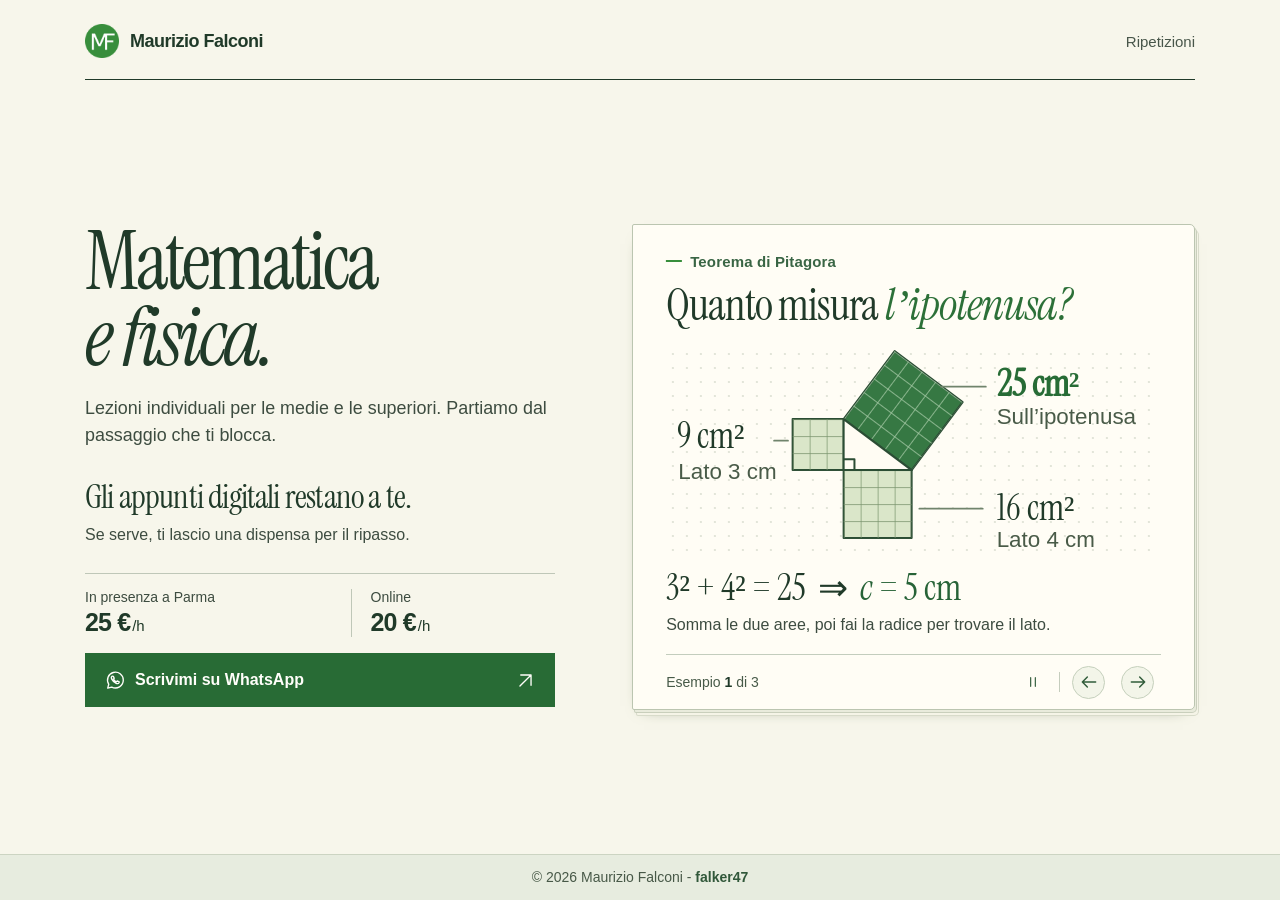
<file: index.html>
<!doctype html>
<html lang="it">
<head>
<meta charset="utf-8">
<meta name="viewport" content="width=device-width, initial-scale=1">
<meta name="theme-color" content="#388e3c">
<link rel="canonical" href="https://falker47.github.io/mauriziofalconi-ripetizioni/">
<meta name="description" content="Lezioni individuali di matematica e fisica con Maurizio Falconi per medie e superiori, a Parma e online.">
<title>Matematica e fisica con Maurizio Falconi · Il quaderno</title>
<link rel="icon" href="assets/mf-quaderno.png">
<link rel="stylesheet" href="quaderno.css">
</head>
<body>
<a class="skip-link" href="#contenuto">Vai al contenuto</a>
<header class="frame"><div class="name"><img width="30" height="30" src="assets/mf-quaderno.png" alt="">Maurizio Falconi</div><span class="service">Ripetizioni</span></header>
<main class="frame" id="contenuto">
  <div class="intro" id="lezioni"><h1>Matematica <em>e fisica.</em></h1><p>Lezioni individuali per le medie e le superiori. Partiamo dal passaggio che ti blocca.</p></div>
<section class="carousel" role="region" aria-roledescription="carosello" aria-label="Esempi di appunti"><div class="carousel-window"><div class="carousel-track"><article class="example-slide" role="group" aria-roledescription="diapositiva" aria-label="1 di 3, Teorema di Pitagora" data-title="Teorema di Pitagora">
      <div class="topic-line"><span class="topic-name">Teorema di Pitagora</span></div>
      <h2 class="example-title">Quanto misura <em>l’ipotenusa?</em></h2>
      <div class="diagram-frame"><svg xmlns="http://www.w3.org/2000/svg" viewBox="0 0 320 132" role="img" aria-labelledby="ptg-t ptg-d">
  <title id="ptg-t">I quadrati sui tre lati del triangolo rettangolo</title>
  <desc id="ptg-d">I cateti misurano 3 e 4 centimetri. I quadrati costruiti sui cateti hanno area di 9 e 16 centimetri quadrati. Quello costruito sull’ipotenusa contiene 25 quadretti di un centimetro quadrato.</desc>
  <defs>
    <pattern id="ptg-grid" width="11" height="11" patternUnits="userSpaceOnUse"><path d="M0 11V0H11" fill="none" stroke="#79936d" stroke-width=".9"/></pattern>
    <pattern id="ptg-light" width="11" height="11" patternUnits="userSpaceOnUse"><path d="M0 11V0H11" fill="none" stroke="#a6caa6" stroke-width=".95"/></pattern>
  </defs>
  <g stroke="#2b4d34" stroke-width="1.3" stroke-linejoin="round">
    <g transform="translate(82 46)"><rect width="33" height="33" fill="#dae6c9"/><rect width="33" height="33" fill="url(#ptg-grid)" stroke="none"/></g>
    <g transform="translate(115 79)"><rect width="44" height="44" fill="#dae6c9"/><rect width="44" height="44" fill="url(#ptg-grid)" stroke="none"/></g>
    <g transform="translate(115 46) rotate(36.869898)"><rect y="-55" width="55" height="55" fill="#367843"/><rect y="-55" width="55" height="55" fill="url(#ptg-light)" stroke="none"/></g>
    <path d="M115 46V79H159Z" fill="#fffcf3"/><path d="M115 72H122V79" fill="none"/>
  </g>
  <g fill="none" stroke="#70846c" stroke-width="1.15" stroke-linecap="round" stroke-linejoin="round"><path d="M70 60H79"/><path d="M164 104H205"/><path d="M178 25H207"/></g>
  <g font-family="Instrument, 'Instrument Serif', Georgia, serif" font-size="23" fill="#203a29" text-anchor="start">
    <text x="7" y="65">9 cm²</text><text x="214" y="111">16 cm²</text><text x="214" y="31" font-weight="600" fill="#276c36">25 cm²</text>
  </g>
  <g fill="#495b48" font-family="Arial, Helvetica, sans-serif" font-size="14.5"><text x="214" y="49">Sull’ipotenusa</text><text x="8" y="85">Lato 3 cm</text><text x="214" y="129">Lato 4 cm</text></g>
</svg></div>
      <p class="example-result"><span class="formula">3² + 4² = 25</span> &nbsp;⇒&nbsp; <strong class="formula"><i>c</i> = 5 cm</strong></p>
      <p class="example-explanation">Somma le due aree, poi fai la radice per trovare il lato.</p>
    </article>
<article class="example-slide" role="group" aria-roledescription="diapositiva" aria-label="2 di 3, Equazioni di secondo grado" data-title="Equazioni di secondo grado">
      <div class="topic-line"><span class="topic-name">Equazioni di secondo grado</span></div>
      <h2 class="example-title">Perché ci sono <em>due soluzioni?</em></h2>
      <div class="diagram-frame"><svg xmlns="http://www.w3.org/2000/svg" viewBox="0 0 320 132" role="img" aria-labelledby="eqg-t eqg-d">
  <title id="eqg-t">La retta y uguale a nove taglia due volte la parabola</title>
  <desc id="eqg-d">La parabola y uguale a x al quadrato ha vertice nell’origine. La retta orizzontale y uguale a nove la incontra in due punti. Le proiezioni di questi punti sull’asse x sono meno tre e più tre.</desc>
  <g fill="none" stroke="#8a9987" stroke-width="1.1" stroke-linecap="round"><path d="M14 100H298m-6-3 6 3-6 3M158 104V8m-3 5 3-5 3 5"/></g>
  <path d="M76.88 9Q158 191 239.12 9" fill="none" stroke="#277038" stroke-width="3.2" stroke-linecap="round"/>
  <path d="M19 55H258" fill="none" stroke="#967024" stroke-width="1.7"/>
  <g stroke="#778a74" fill="none" stroke-width="1.2" stroke-dasharray="3 3"><path d="M101 61V100M215 61V100"/></g>
  <g fill="#fffcf3" stroke="#2d6738" stroke-width="2.5"><circle cx="101" cy="55" r="4.1"/><circle cx="215" cy="55" r="4.1"/></g>
  <g fill="#203a29" font-family="Instrument, 'Instrument Serif', Georgia, serif" font-size="19"><text x="166" y="17" font-style="italic">y</text><text x="303" y="104" font-style="italic">x</text><text x="25" y="48" fill="#70531c" font-style="italic">y = 9</text><text x="247" y="21" fill="#276c36" font-style="italic">y = x²</text><g text-anchor="middle"><text x="101" y="123">−3</text><text x="158" y="123">0</text><text x="215" y="123">+3</text></g></g>
</svg></div>
      <p class="example-result"><span class="formula"><i>x</i>² = 9</span> &nbsp;⇒&nbsp; <strong class="formula"><i>x</i> = −3</strong> oppure <strong class="formula"><i>x</i> = 3</strong></p>
      <p class="example-explanation">La linea a quota 9 incontra la parabola in due punti.</p>
    </article>
<article class="example-slide" role="group" aria-roledescription="diapositiva" aria-label="3 di 3, Fisica · Velocità media" data-title="Fisica · Velocità media">
      <div class="topic-line"><span class="topic-name">Fisica · Velocità media</span></div>
      <h2 class="example-title">Quanti metri <em>in un secondo?</em></h2>
      <div class="diagram-frame"><svg xmlns="http://www.w3.org/2000/svg" viewBox="0 0 320 132" role="img" aria-labelledby="vel-t vel-d">
  <title id="vel-t">Una palla avanza di quattro metri ogni secondo</title>
  <desc id="vel-d">Quattro istanti di uno stesso moto rettilineo. A zero secondi la palla si trova a zero metri, a un secondo a quattro metri, a due secondi a otto metri e a tre secondi a dodici metri. Le posizioni sono equidistanti.</desc>
  <defs><g id="vel-ball"><circle r="12.8" stroke="#2d5237" stroke-width="1.35"/><path d="M-9.2-8.7Q-2-4 1.9 2.2T10.9 6.4M-11 6.6Q-4.9 2.3 1.9 2.2T10.8-6.5" stroke="currentColor" stroke-width="1.3" stroke-linecap="round" fill="none"/></g></defs>
  <g fill="none" stroke="#9aa791" stroke-width="1.1" stroke-linecap="round"><path d="M14 74H307m-5-3.4 5 3.4-5 3.4"/><path d="M31 77v4M116 77v4M201 77v4M286 77v4"/></g>
  <g fill="#b8c5ac"><ellipse cx="31" cy="72.5" rx="12" ry="1.6"/><ellipse cx="116" cy="72.5" rx="12" ry="1.6"/><ellipse cx="201" cy="72.5" rx="12" ry="1.6"/><ellipse cx="286" cy="72.5" rx="12" ry="1.6"/></g>
  <g fill="none" stroke="#8ca47e" stroke-width="1.05" stroke-linecap="round"><path d="M91 56h8m-5 5h4m78-5h8m-5 5h4m78-5h8m-5 5h4"/></g>
  <use href="#vel-ball" transform="translate(31 59)" fill="#e6eddd" color="#668363"/><use href="#vel-ball" transform="translate(116 59) rotate(75)" fill="#c9dcbf" color="#577a55"/><use href="#vel-ball" transform="translate(201 59) rotate(150)" fill="#96bd89" color="#386843"/><use href="#vel-ball" transform="translate(286 59) rotate(225)" fill="#367843" color="#e3eed8"/>
  <g text-anchor="middle" font-family="Instrument, 'Instrument Serif', Georgia, serif" font-size="20" fill="#203a29"><text x="31" y="32">0 s</text><text x="116" y="32">1 s</text><text x="201" y="32">2 s</text><text x="286" y="32">3 s</text><g font-weight="600" fill="#2b5e36"><text x="31" y="105">0 m</text><text x="116" y="105">4 m</text><text x="201" y="105">8 m</text><text x="286" y="105">12 m</text></g></g>
</svg></div>
      <p class="example-result"><span class="formula">12 m ÷ 3 s</span> = <strong class="formula">4 m/s</strong></p>
      <p class="example-explanation">È la stessa pallina, fotografata una volta al secondo.</p>
    </article></div></div><div class="page-controls">
      <span class="page-count" data-count>Esempio <b data-current>1</b> di <span data-total>3</span></span>
      <div class="control-group">
        <button data-play data-playing="true" type="button" aria-label="Metti in pausa lo scorrimento automatico"><svg class="icon-pause" aria-hidden="true" viewBox="0 0 24 24" fill="none" stroke="currentColor" stroke-linecap="round" stroke-linejoin="round" stroke-width="1.75"><path d="M8.5 5.5v13m7-13v13"/></svg><svg class="icon-play" aria-hidden="true" viewBox="0 0 24 24" fill="none" stroke="currentColor" stroke-linecap="round" stroke-linejoin="round" stroke-width="1.75"><path d="M7.7 4.8 18 12 7.7 19.2Z"/></svg></button>
        <button data-previous type="button" aria-label="Esempio precedente"><svg class="" aria-hidden="true" viewBox="0 0 24 24" fill="none" stroke="currentColor" stroke-linecap="round" stroke-linejoin="round" stroke-width="1.75"><path d="M20 12H4m6-6-6 6 6 6"/></svg></button>
        <button data-next type="button" aria-label="Esempio successivo"><svg class="" aria-hidden="true" viewBox="0 0 24 24" fill="none" stroke="currentColor" stroke-linecap="round" stroke-linejoin="round" stroke-width="1.75"><path d="M4 12h16m-6-6 6 6-6 6"/></svg></button>
      </div>
    </div><p class="sr-only" data-status aria-live="polite" aria-atomic="true"></p></section>
  <section class="after" id="materiali" aria-labelledby="after"><h2 id="after">Gli appunti digitali restano a te.</h2><p>Se serve, ti lascio una dispensa per il ripasso.</p></section>
  <div class="details" id="contatti"><dl class="prices" id="parma" aria-label="Tariffe orarie"><div><dt>In presenza a Parma</dt><dd>25 €<span>/h</span></dd></div><div><dt>Online</dt><dd>20 €<span>/h</span></dd></div></dl>
  <a class="contact" href="https://wa.me/393770982047" rel="noopener noreferrer"><span><svg aria-hidden="true" width="21" height="21" viewBox="0 0 24 24" fill="none" stroke="currentColor" stroke-width="1.55" stroke-linejoin="round" stroke-linecap="round"><path d="M20.9 11.5a9 9 0 0 1-13.2 8l-4.6 1.2 1.2-4.4a9 9 0 1 1 16.6-4.8Z"/><path d="M8 7.2c-.9.6-.9 2-.1 3.5 1.1 2.1 2.8 3.7 4.9 4.6 1.4.5 2.7.3 3.2-.8l.25-.85-2.3-1.1-.9 1c-1.35-.45-2.85-1.95-3.35-3.18l.8-.98-.95-2.2c-.55-.18-1.05-.22-1.55.01Z"/></svg>Scrivimi su WhatsApp</span><svg aria-hidden="true" width="19" height="19" viewBox="0 0 24 24" fill="none" stroke="currentColor" stroke-linecap="round" stroke-linejoin="round" stroke-width="1.7"><path d="M5 19 19 5M6 5h13v13"/></svg></a></div>
</main>
<footer class="site-footer">
  <a href="https://falker47.github.io/" rel="author noopener noreferrer" target="_blank">© <span id="signature-year">2026</span> Maurizio Falconi - <strong>falker47</strong><span class="sr-only">, sito personale (si apre in una nuova scheda)</span></a>
</footer>
<script src="quaderno.js"></script>
</body>
</html>
</file>
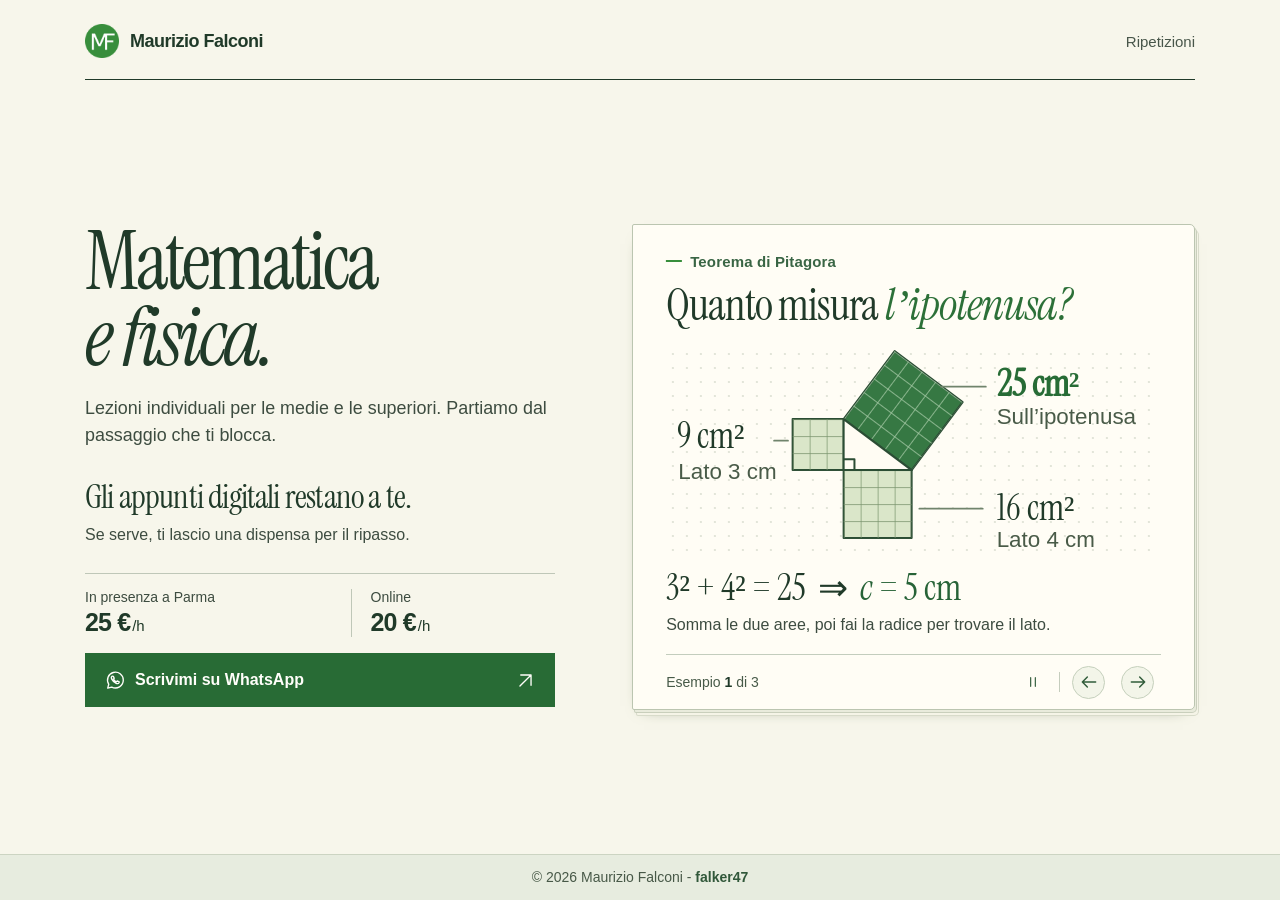
<file: contattami.html>
<!doctype html>
<html lang="it">
<head>
  <meta charset="utf-8">
  <meta name="viewport" content="width=device-width, initial-scale=1">
  <meta http-equiv="refresh" content="0; url=./#contatti">
  <meta name="robots" content="noindex">
  <title>Contatti — Maurizio Falconi</title>
  <link rel="canonical" href="./#contatti">
  <link rel="stylesheet" href="styles.css">
</head>
<body>
  <main class="section">
    <div class="container narrow">
      <h1>Contatti</h1>
      <p>La pagina è stata spostata nella nuova home.</p>
      <p><a class="button primary" href="./#contatti">Vai ai contatti</a></p>
    </div>
  </main>
</body>
</html>
</file>
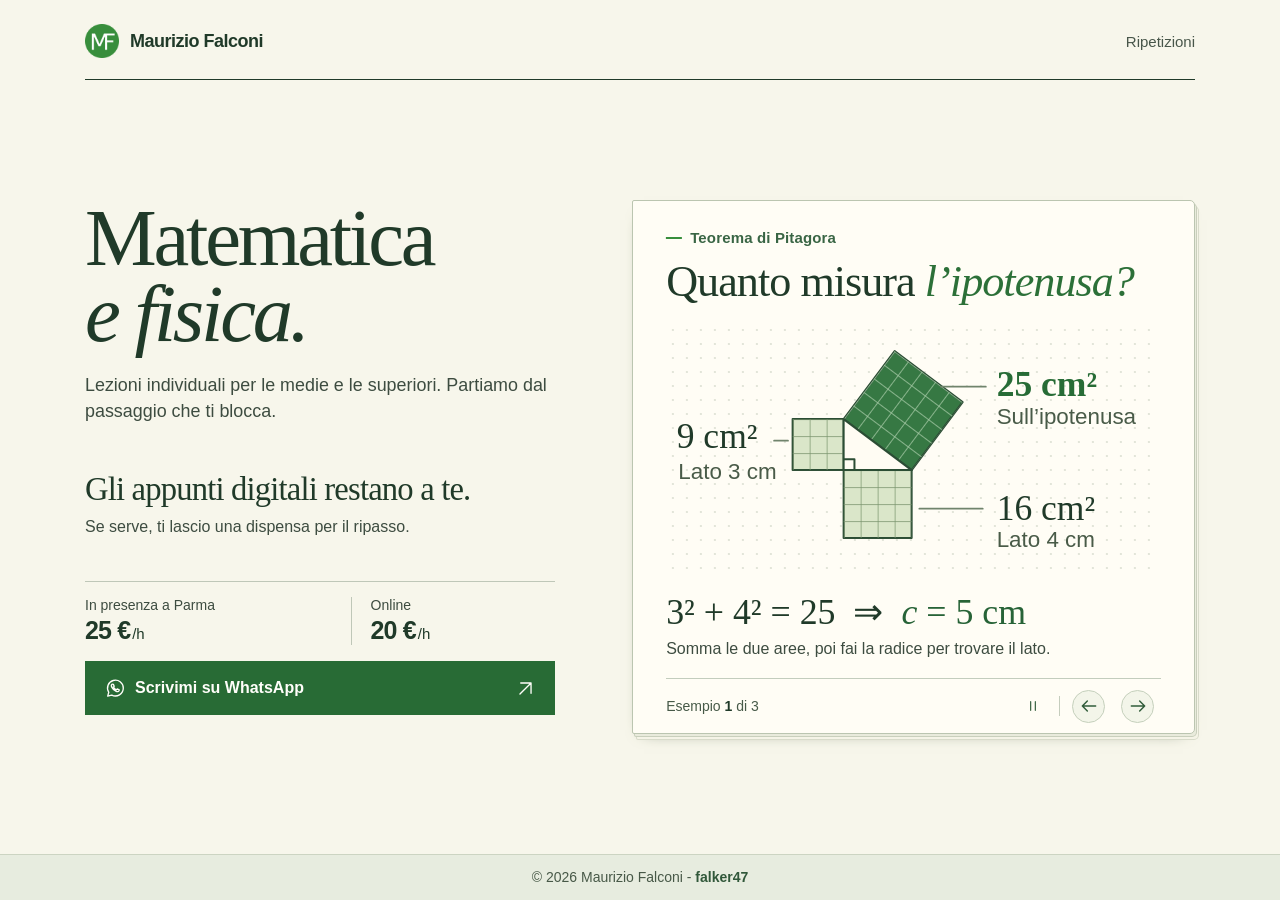
<file: materiale-didattico.html>
<!doctype html>
<html lang="it">
<head>
  <meta charset="utf-8">
  <meta name="viewport" content="width=device-width, initial-scale=1">
  <meta http-equiv="refresh" content="0; url=./#materiali">
  <meta name="robots" content="noindex">
  <title>Materiali — Maurizio Falconi</title>
  <link rel="canonical" href="./#materiali">
  <link rel="stylesheet" href="styles.css">
</head>
<body>
  <main class="section">
    <div class="container narrow">
      <h1>Materiali didattici</h1>
      <p>La sezione è stata integrata nella nuova home.</p>
      <p><a class="button primary" href="./#materiali">Vai ai materiali</a></p>
    </div>
  </main>
</body>
</html>
</file>
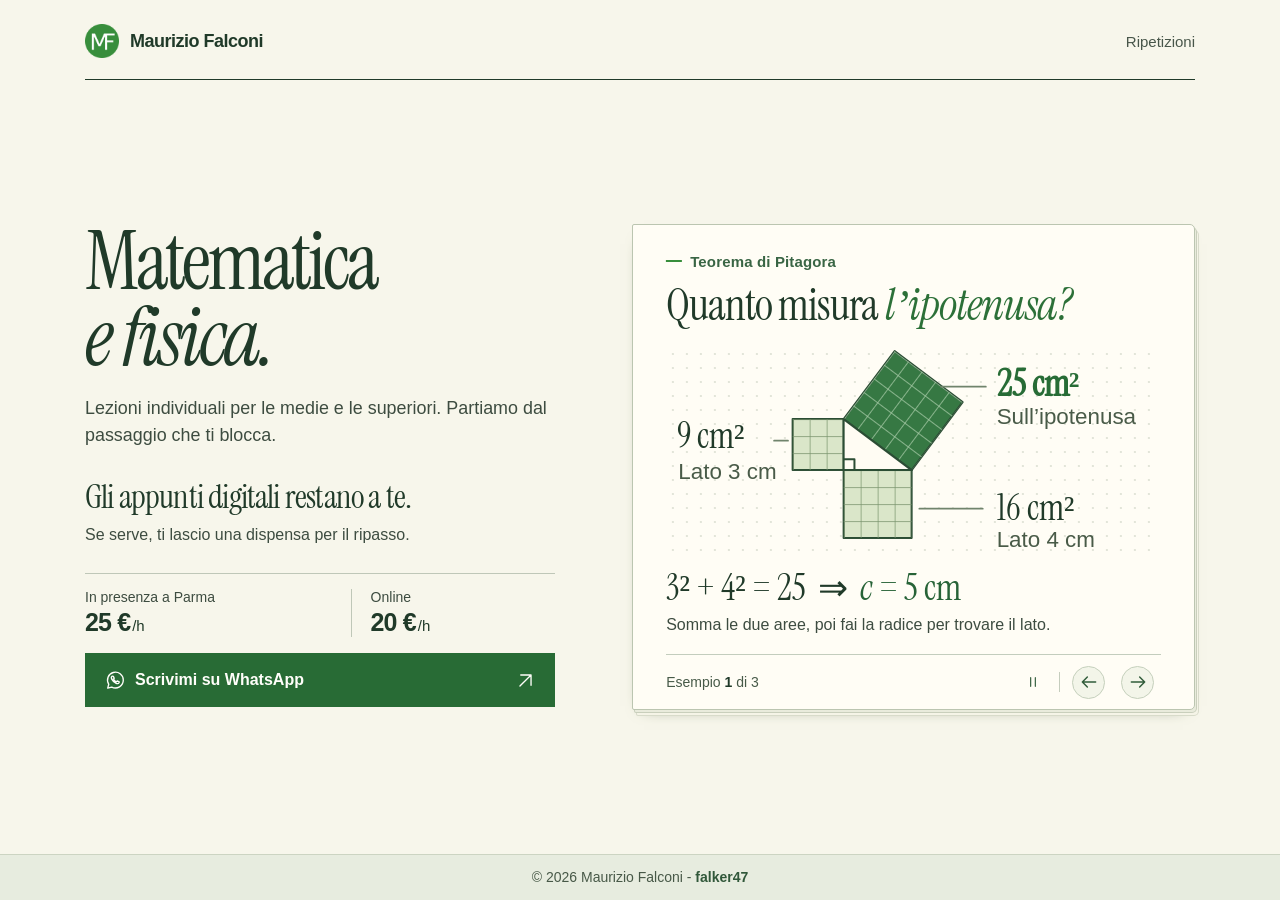
<file: prenota-una-lezione.html>
<!doctype html>
<html lang="it">
<head>
  <meta charset="utf-8">
  <meta name="viewport" content="width=device-width, initial-scale=1">
  <meta http-equiv="refresh" content="0; url=./#contatti">
  <meta name="robots" content="noindex">
  <title>Lezioni — Maurizio Falconi</title>
  <link rel="canonical" href="./#contatti">
  <link rel="stylesheet" href="styles.css">
</head>
<body>
  <main class="section">
    <div class="container narrow">
      <h1>Lezioni</h1>
      <p>La vecchia pagina di prenotazione è stata ritirata. Le informazioni aggiornate sono nella nuova home.</p>
      <p><a class="button primary" href="./#contatti">Vai alla sezione contatti</a></p>
    </div>
  </main>
</body>
</html>
</file>
<file: quaderno.css>
@font-face{font-family:Instrument;src:url(assets/instrument-serif.woff) format('woff');font-weight:400;font-display:swap}
@font-face{font-family:Instrument;src:url(assets/instrument-serif-italic.woff) format('woff');font-style:italic;font-weight:400;font-display:swap}
:root{color-scheme:light;--ink:#203a29;--button:#286b35;--accent:#2c7038;--paper:#f7f6eb;--rule:#bfc7b8;--serif:Instrument,Georgia,'Times New Roman',serif;--sans:Arial,Helvetica,sans-serif}
*{box-sizing:border-box}html{background:var(--paper);color:var(--ink);font-family:var(--sans);-webkit-text-size-adjust:100%}body{margin:0;min-width:280px}a{color:inherit}h1,h2,p,figure,figcaption,dl,dd{margin:0}h1,h2{font-weight:400}strong{font-weight:700}.frame{width:min(1110px,calc(100% - 44px));margin-inline:auto}
header{display:flex;align-items:center;justify-content:space-between;padding:17px 0 15px;border-bottom:1px solid var(--ink)}.name{display:flex;align-items:center;gap:9px;font-size:16px;letter-spacing:-.5px;font-weight:650}.name img{width:30px;height:30px}.service{font-size:13px;color:#48564a}
main{display:grid;grid-template-areas:'intro' 'note' 'after' 'details';align-items:start;padding-top:23px;padding-bottom:30px}.intro{grid-area:intro}.intro h1{font:400 clamp(39px,12.5vw,68px)/1.04 var(--serif);letter-spacing:-.045em;color:var(--ink)}.intro h1 em{font-weight:400;margin-inline-start:.04em}.intro p{font-size:16px;line-height:1.45;max-width:33em;margin-top:8px;color:#3d4c40}.sheet{grid-area:note;position:relative;isolation:isolate;margin:22px 0 20px;filter:drop-shadow(0 3px 3px rgb(35 32 27 / .06))}.sheet::before{content:'';position:absolute;inset:3px 2px -3px 5px;border:1px solid #c5c6b8;background:#e9e6d7;z-index:-1;transform:rotate(-.7deg)}.leaf{border:1px solid #b7c5ad;background-color:#fffdf6;background-image:radial-gradient(#81977d47 .7px,transparent .85px);background-size:12px 12px;padding:15px 19px 12px}.caption{display:flex;align-items:center;justify-content:space-between;gap:5px;font-family:var(--sans);line-height:1.2;color:#435448}.caption span:first-child{font-size:11px;letter-spacing:.10em;text-transform:uppercase;font-weight:700}.caption .condition{font:italic 17px/.9 var(--serif)}.question{margin-top:9px;font:400 clamp(30px,8vw,43px)/1.1 var(--serif);letter-spacing:-.035em}.question em{color:var(--accent)}.drawing{display:block;width:100%;height:auto;max-height:176px;overflow:visible;margin:4px 0 1px}.drawing text{font-family:var(--serif);fill:var(--ink);text-anchor:middle;dominant-baseline:central}.drawing .variable{font-style:italic}.drawing .pencil{fill:var(--accent);text-anchor:start;font-style:italic}.drawing .twin{fill:var(--ink);font-style:italic}.equation{border-top:1px solid #c3cdbd;padding-top:6px;text-align:center;color:var(--ink);font:400 clamp(25px,7.25vw,35px)/1.08 var(--serif);letter-spacing:.008em;white-space:nowrap}.equation i{color:inherit}.equation .sum{color:var(--accent)}.after{grid-area:after;margin-bottom:19px}.after h2{font:400 28px/1.06 var(--serif);letter-spacing:-.025em}.after p{font-size:16px;line-height:1.45;margin-top:6px;color:#3d4c40}
.details{grid-area:details}.prices{display:grid;grid-template-columns:1.13fr .87fr;border-top:1px solid var(--rule);padding:12px 0 13px}.prices div+div{border-left:1px solid var(--rule);padding-left:19px}.prices dt{color:#3d4c40;font-size:14px;font-weight:500}.prices dd{font-size:22px;margin-top:3px;letter-spacing:-.035em;font-weight:650}.prices dd span{margin-left:2px;font-size:15px;letter-spacing:0;font-weight:400}.contact{background:var(--button);color:#fffefa;text-decoration:none;min-height:50px;display:flex;align-items:center;justify-content:space-between;gap:18px;border:1px solid var(--button);padding:12px 17px;font-weight:600;font-size:16px;transition:background-color .15s ease}.contact span{display:flex;align-items:center;gap:9px}.contact:hover{background:#21572c}.contact:focus-visible{outline:3px solid var(--accent);outline-offset:4px}.contact svg{flex:none}
@media(min-width:540px) and (max-width:799px){.frame{max-width:560px}.sheet{margin-block:24px}.drawing{max-height:207px}.leaf{padding:20px 28px}.after{margin-bottom:24px}}
@media(min-width:800px){.frame{width:min(1110px,calc(100% - 100px))}header{padding:24px 0 21px}.name{font-size:18px;gap:11px}.name img{width:34px;height:34px}.service{font-size:15px}main{min-height:calc(100svh - 81px);align-content:center;grid-template-columns:minmax(0,.91fr) minmax(0,1.09fr);grid-template-areas:'intro note' 'after note' 'details note';column-gap:clamp(40px,6vw,90px);padding-block:clamp(45px,8vh,100px)}.intro h1{font-size:clamp(64px,6.3vw,91px);line-height:.94;letter-spacing:-.04em}.intro h1 em{display:block;margin-inline-start:0}.intro p{font-size:clamp(16px,1.4vw,19px);line-height:1.5;max-width:28em;margin-top:20px}.after{margin:28px 0 24px}.after h2{font-size:clamp(30px,2.55vw,38px)}.after p{font-size:16px;margin-top:8px}.prices{padding:15px 0 16px}.prices dt{font-size:14px}.prices dd{font-size:25px}.contact{min-height:54px;padding-inline:19px}.sheet{margin:0;align-self:center;transform:rotate(.65deg)}.leaf{padding:clamp(22px,2.8vw,36px);background-size:15px 15px}.sheet::before{inset:5px 1px -5px 7px;transform:rotate(-1.5deg)}.caption span:first-child{font-size:12px}.caption .condition{font-size:20px}.question{font-size:clamp(34px,3.6vw,52px);margin-top:22px}.drawing{margin:15px 0 18px;max-height:none}.equation{font-size:clamp(31px,3.5vw,48px);padding-top:15px}}
@media(max-width:359px){.frame{width:calc(100% - 32px)}main{padding-top:16px}.sheet{margin-block:17px}.leaf{padding:13px}.after h2{font-size:26px}.question{font-size:29px}.prices div+div{padding-left:11px}}
@media(max-height:735px) and (max-width:539px){main{padding-top:15px}.sheet{margin-block:14px}.leaf{padding-block:12px}.drawing{max-height:144px}.after{margin-bottom:14px}header{padding-block:12px}.question{margin-top:6px}}
@media(prefers-reduced-motion:reduce){.contact{transition:none}}

.sheet{border:1px solid #b7c5ad;background-color:#fffdf6;background-image:radial-gradient(#81977d47 .7px,transparent .85px);background-size:12px 12px;padding:15px 19px 12px}
.sheet::before{box-shadow:1px 2px 0 #e1e2d4;background:transparent;border:0}
.leaf{background:none;border:0;padding:0}
.caption .topic{font:italic 17px/1 var(--serif);color:var(--accent)}
.drawing{margin:9px 0 4px;max-height:162px}
.drawing .dimensions text{font-size:19px}
.drawing .hypotenuse{fill:#2c7038;font-size:26px;font-style:italic}
.drawing .annotation text{text-anchor:start;fill:#2c7038;font-size:21px;font-style:italic}
.equation{padding-top:8px}
.equation strong{font-weight:400;color:var(--accent)}
.root{display:inline-flex;align-items:baseline}
.root>span{border-top:1px solid currentColor;line-height:.83;padding:.06em .06em 0 0}
.sr-only{position:absolute;width:1px;height:1px;padding:0;margin:-1px;overflow:hidden;clip-path:inset(50%);white-space:nowrap}
@media(min-width:800px){.sheet{padding:clamp(22px,2.8vw,36px)}.caption .topic{font-size:21px}.drawing{margin:17px 0 19px;max-height:none}.equation{padding-top:16px}}
@media(max-width:359px){.sheet{padding-inline:13px}.caption .topic{font-size:15px}.caption span:first-child{font-size:10px}.question{font-size:28px}}
@media(max-height:735px) and (max-width:539px){.sheet{padding-block:12px}.drawing{max-height:140px}}
/* An open notebook, one page at a time. */
.carousel {
  --paper-edge: #bbc5b0;
  --notebook-margin: clamp(15px, 4.1vw, 22px);
  position: relative;
  min-width: 0;
  grid-area: note;
  align-self: center;
  margin: 20px 0 19px;
  border: 1px solid var(--paper-edge);
  border-radius: 2px 5px 5px 2px;
  background: #fffdf5;
  box-shadow: 2px 3px 0 -1px #e9ebdc, 2px 3px 0 0 #c9cfbc,
              4px 6px 0 -1px #f5f4e7, 4px 6px 0 0 #d8dbca,
              0 8px 16px -12px #586747;
}
.carousel-window { overflow: hidden; touch-action: pan-y pinch-zoom; border-radius: 2px 5px 0 0; }
.carousel-track { display: flex; width: 100%; align-items: stretch; }
.example-slide {
  margin: 0; flex: 0 0 100%; min-width: 0; padding: 14px var(--notebook-margin) 11px;
  display: grid; grid-template-rows: auto auto 1fr auto auto; align-content: start;
}
.example-slide[aria-hidden="true"] { pointer-events:none; }
.topic-line { display:flex; align-items:center; column-gap:8px; min-height:17px; }
.topic-line::before { content:""; width:16px; height:2px; flex:none; background:#388e3c; }
.topic-name { font:600 12px/1.3 var(--sans); letter-spacing:.01em; color:#396544; }
.example-title { font:400 clamp(29px,7.5vw,38px)/1.08 var(--serif); letter-spacing:-.022em; margin-top:5px; }
.example-title em { color:#2c7038; }
.diagram-frame {
  display: grid; place-items:center; margin:8px 0 6px; padding:1px 0;
  background-image: radial-gradient(#70846736 .7px,transparent .85px);
  background-size:11px 11px;
}
.diagram-frame svg { display:block; width:100%; height:auto; max-height:129px; }
.example-result { margin-top:1px; font:400 clamp(23px,6.4vw,29px)/1.12 var(--serif); color:#203a29; }
.example-result strong { color:#276337; font-weight:400; }
.example-result .formula { white-space: nowrap; }
.example-explanation { font:400 15px/1.33 var(--sans); color:#3d4c40; margin-top:3px; }
.page-controls {
  margin:0 var(--notebook-margin); padding:1px 0 2px;
  display:flex; align-items:center; justify-content:space-between;
  border-top:1px solid #c3cdbd;
}
.page-count { color:#475a48; font:500 13px/1.2 var(--sans); font-variant-numeric:tabular-nums; }
.page-count b { color:#203a29; font-weight:700; }
.control-group { display:flex; align-items:center; gap:1px; }
.page-controls button {
  display:grid; place-items:center; cursor:pointer; color:#315c3a; border:0;
  padding:0; margin:0; height:43px; width:43px; border-radius:2px;
  background:transparent; -webkit-tap-highlight-color:transparent;
}
.page-controls button:hover { background:#e8eddf; }
.page-controls button:active { background:#dbe6d6; }
.page-controls button:focus-visible { outline:2px solid #2c7038; outline-offset:-4px; }
.page-controls button svg { width:20px; height:20px; display:block; }
.page-controls [data-play] svg { width:16px; height:16px; }
.page-controls [data-play] { position:relative; margin-right:7px; }
.page-controls [data-play]::after { content:""; position:absolute; right:-4px; top:13px; bottom:13px; width:1px; background:#c5cdbd; }
[data-play][data-playing="true"] .icon-play,
[data-play][data-playing="false"] .icon-pause { display:none; }
@media(max-width:359px) {
  .example-slide { padding-top:11px; }
  .example-title { font-size:27px; }
  .example-explanation { font-size:14px; }
}
@media(max-height:735px) and (max-width:539px) {
  .carousel {margin-block:14px 15px;}
  .diagram-frame {margin-block:5px;}
  .diagram-frame svg {max-height:105px;}
}
@media(min-width:800px) {
  .carousel { --notebook-margin:clamp(22px,2.6vw,35px); margin:0; }
  .example-slide { padding-block:clamp(20px,2.1vw,29px) 19px; }
  .topic-name {font-size:15px;}
  .example-title {font-size:clamp(34px,3.45vw,51px); margin-top:11px;}
  .diagram-frame {margin:17px 0 14px; background-size:14px 14px;}
  .diagram-frame svg {max-height:none;}
  .example-result {font-size:clamp(28px,2.8vw,42px);}
  .example-explanation {font-size:clamp(16px,1.25vw,18px); margin-top:6px;}
  .page-controls {padding:4px 0;}
  .page-count {font-size:14px;}
  .control-group {gap:3px;}
  .page-controls button {width:46px;height:46px;}
}

.page-controls [data-previous], .page-controls [data-next] {position:relative; isolation:isolate;}
.page-controls [data-previous]::before, .page-controls [data-next]::before {
  content:""; position:absolute; width:31px; height:31px; z-index:-1;
  border:1px solid #c5d0bc; background:#f3f5e9; border-radius:50%;
}
.page-controls [data-previous]:hover, .page-controls [data-next]:hover {background:transparent;}
.page-controls [data-previous]:hover::before, .page-controls [data-next]:hover::before {background:#e1ead6;border-color:#9dae94;}
@media(max-width:539px){ main {padding-bottom:16px;} .page-controls button{height:44px;width:44px;} }

.site-footer {
  border-top: 1px solid #ccd4c2;
  background: #e7ecdf;
  text-align: center;
  padding: 0 16px env(safe-area-inset-bottom, 0px);
}
.site-footer a {
  display: inline-block;
  padding: 13px 6px;
  color: #475847;
  font: 400 14px/19px var(--sans);
  text-decoration: none;
}
.site-footer strong { color: #31583a; font-weight: 600; }
.site-footer a:hover,
.site-footer a:focus-visible { color: var(--ink); text-decoration: underline; text-underline-offset: 3px; }
.site-footer a:focus-visible { outline: 2px solid var(--accent); outline-offset: -3px; }
body { min-height: 100svh; display: flex; flex-direction: column; }
.site-footer { margin-top: auto; }
.skip-link {
  position: absolute;
  left: 1rem;
  top: 0;
  z-index: 1;
  transform: translateY(-125%);
  padding: .7rem 1rem;
  background: var(--paper);
  color: var(--ink);
}
.skip-link:focus-visible { transform: translateY(4px); }
@media (max-width: 539px) {
  header { padding-block: 13px 12px; }
  main { padding-block: 16px 10px; }
  .carousel { margin-block: 16px; }
  .after { margin-bottom: 15px; }
  .prices { padding-block: 10px; }
}
@media (min-width: 800px) {
  main { min-height: 0; flex: 1; }
}
</file>
<file: styles.css>
:root {
  --green: #388e3c;
  --forest: #102b20;
  --forest-deep: #0b2118;
  --paper: #f4f1e8;
  --ink: #172d20;
  --mint: #e9f1b2;
  --muted-light: #b9cabd;
  --rule: #5b7966;
  color-scheme: light;
  font-family: Arial, Helvetica, sans-serif;
}
* { box-sizing: border-box; }
html { scroll-behavior: smooth; }
body { margin: 0; background: var(--paper); color: var(--ink); font-size: 16px; line-height: 1.5; }
img { max-width: 100%; height: auto; }
a { color: inherit; }
button, a, summary { -webkit-tap-highlight-color: transparent; }
a:focus-visible, summary:focus-visible { outline: 3px solid var(--green); outline-offset: 3px; }
.container { width: min(1180px, calc(100% - 3rem)); margin-inline: auto; }
#lezioni, #parma, #materiali, #contatti { scroll-margin-top: 76px; }
.skip-link { position: absolute; z-index: 20; top: -80px; left: 1rem; padding: .7rem .9rem; background: var(--mint); color: var(--forest); }
.skip-link:focus { top: 10px; }
.site-header { background: var(--paper); border-bottom: 1px solid #c1cabc; }
.masthead { display: flex; align-items: center; justify-content: space-between; min-height: 66px; gap: .75rem; }
.brand { display: inline-flex; align-items: center; gap: .7rem; text-decoration: none; }
.brand-monogram { display: inline-flex; align-items: baseline; justify-content: center; width: 39px; height: 39px; padding-top: .15rem; background: var(--forest); color: var(--mint); font-size: 1rem; letter-spacing: -.07em; font-weight: 900; line-height: 39px; }
.brand-monogram span { color: white; }
.brand-name { font-weight: 800; font-size: .83rem; letter-spacing: -.025em; line-height: 1.12; }
.header-contact { display: inline-flex; align-items: center; justify-content: space-between; gap: 1.25rem; min-height: 42px; padding: .55rem .8rem; color: var(--forest); text-decoration: none; border: 1px solid var(--forest); font-size: .8rem; font-weight: 800; white-space: nowrap; }
.header-contact:hover { color: var(--paper); background: var(--forest); }
.header-contact span:last-child { font-size: 1.06rem; font-weight: 400; }
.hero { overflow: clip; color: var(--paper); background: var(--forest); }
.hero-topline { display: flex; justify-content: space-between; align-items: center; gap: 1rem; padding: 1.05rem 0; border-bottom: 1px solid var(--rule); font-size: .62rem; letter-spacing: .15em; color: var(--muted-light); font-weight: 800; }
.hero-composition { display: grid; grid-template-columns: minmax(0, 1fr) minmax(0, 1.06fr); grid-template-areas: "copy art" "offer art"; align-items: center; column-gap: 1.15rem; padding: 0 0 1rem; }
.hero-copy { grid-area: copy; align-self: end; padding-top: 3rem; position: relative; z-index: 2; }
.hero-kicker { margin: 0 0 1rem; color: var(--mint); font-size: .74rem; letter-spacing: .07em; font-weight: 700; }
h1 { margin: 0; max-width: 670px; font-size: clamp(2.5rem, 5.4vw, 4rem); line-height: 1.065; letter-spacing: -.06em; font-weight: 800; }
h1 em { font-family: Georgia, 'Times New Roman', serif; font-size: 1.12em; letter-spacing: -.055em; font-weight: 400; color: var(--mint); }
.headline-link { font-family: Georgia, 'Times New Roman', serif; color: #acc997; font-weight: 400; }
.hero-subline { margin: 1rem 0 0; color: var(--muted-light); font-size: .92rem; }
.hero-art { grid-area: art; min-width: 0; position: relative; display: flex; justify-content: center; align-items: center; align-self: stretch; }
.hero-art::after { content:''; position: absolute; pointer-events: none; width: 77%; height: 1px; bottom: 5%; left: 11%; background: linear-gradient(90deg, transparent, #5b7966 35%, #5b7966 65%, transparent); opacity: .5; }
.resonance-figure { width: 100%; height: auto; max-height: 550px; display: block; overflow: visible; filter: drop-shadow(0 0 13px rgba(211,241,171,.07)); }
.construction-rings { opacity: .17; }
.construction-ticks { opacity: .33; }
.filament { opacity: var(--alpha); stroke-dasharray: 2500; stroke-dashoffset: 2500; animation: sweep 2.9s cubic-bezier(.26,.7,.26,1) var(--delay) forwards; }
.signature-curve { stroke-dasharray: 2600; stroke-dashoffset: 2600; animation: sweep 3.4s ease .18s forwards; filter: drop-shadow(0 0 4px rgba(225,244,151,.28)); }
@keyframes sweep { to { stroke-dashoffset: 0; } }
.figure-label { fill: #a4bfa5; font-size: 11px; letter-spacing: .16em; font-family: 'Courier New',monospace; }
.figure-ratio { font-size: 17px; letter-spacing: 0; fill: var(--mint); }
.figure-axis { fill: #83a68b; font: italic 13px Georgia,serif; }
.hero-offer { grid-area: offer; align-self: start; position: relative; z-index: 2; padding: 2.2rem 0 2.4rem; }
.price-strip { display: grid; grid-template-columns: repeat(2,minmax(0,1fr)); border-top: 1px solid var(--rule); border-bottom: 1px solid var(--rule); }
.price-unit { display: flex; flex-direction: column; gap: .3rem; padding: .95rem .8rem 1rem 0; }
.price-unit + .price-unit { padding-left: 1rem; border-left: 1px solid var(--rule); }
.price-unit span { color: var(--muted-light); font-size: .63rem; font-weight: 800; letter-spacing: .11em; }
.price-unit strong { font-size: clamp(1.25rem, 2.3vw, 1.8rem); line-height: 1.15; letter-spacing: -.035em; font-weight: 750; white-space: nowrap; }
.price-unit small { font-weight: 400; font-size: .55em; color: var(--muted-light); }
.primary-cta { display: flex; align-items: center; justify-content: space-between; gap: 1rem; margin-top: 1rem; padding: .83rem 1.15rem; min-height: 48px; color: var(--forest); background: var(--mint); font-size: .9rem; font-weight: 800; text-decoration: none; transition: background .2s ease; }
.primary-cta:hover { background: #fff6c0; }
.cta-arrow { font-size: 1.25rem; font-weight: 400; }
.after-hero { background: var(--paper); }
.after-content { display: flex; justify-content: flex-end; border-bottom: 1px solid #bfc9bb; }
.more-details { position: relative; min-width: min(310px,100%); }
.more-details summary { cursor: pointer; list-style: none; display: flex; align-items: center; justify-content: space-between; gap: 1.5rem; min-height: 52px; padding: .8rem 0; border: none; font-size: .77rem; font-weight: 700; color: var(--forest); }
.more-details summary::-webkit-details-marker { display: none; }
.more-details summary:hover { color: var(--green); }
.more-details .plus { font: 1.25rem Georgia, serif; color: var(--green); }
.more-details[open] .plus { transform: rotate(45deg); }
.more-body { padding: .75rem 0 1.5rem; max-width: 540px; }
.more-body p { color: #4a5f4f; font-size: .83rem; line-height: 1.65; margin: .6rem 0; }
.more-description { display: flex; gap: .7rem; align-items: center; margin-bottom: 1.1rem; }
.more-description p { margin: 0; }
.tutor-headshot { border-radius: 50%; object-fit: cover; width: 42px; height: 42px; flex-shrink: 0; }
.more-heading { margin-top: 1rem !important; font-weight: 800; text-transform: uppercase; font-size: .65rem !important; letter-spacing: .11em; }
.resources { display: flex; flex-wrap: wrap; gap: .75rem 1.2rem; margin-bottom: .9rem; }
.resources a { padding-block: .3rem; text-decoration-thickness: 1px; text-underline-offset: 3px; color: var(--forest); font-weight: 700; font-size: .8rem; }
.resources a:hover { color: var(--green); }
.resources span { color: var(--green); }
.map-frame { width: 100%; height: 190px; margin-top: .8rem; background: #dfe6da; border: 1px solid #ced5c7; }
.map-frame iframe { display: block; width: 100%; height: 100%; border: 0; }
.site-footer { background: var(--paper); }
.footer-content { display: flex; justify-content: space-between; gap: 1rem; padding: 1rem 0 1.2rem; color: #607061; font-size: .68rem; }
@media (min-width: 1160px) {
  .hero-copy { padding-top: 5rem; }
  .hero-offer { padding-bottom: 3.7rem; }
}
@media (max-width: 800px) {
  .hero-composition { grid-template-columns: minmax(0,1fr) minmax(0,.8fr); }
  .hero-copy { padding-top: 2rem; }
  .hero-offer { padding-top: 1.1rem; padding-bottom: 1.6rem; }
  .hero-kicker { font-size: .7rem; }
  h1 { font-size: clamp(2.2rem, 5.5vw, 3.5rem); }
  .hero-art { margin-left: -1rem; }
  .more-details { width: 100%; }
}
@media (max-width: 640px) {
  .container { width: min(100% - 2rem, 490px); }
  .masthead { min-height: 55px; }
  .brand-monogram { width: 33px; height: 33px; padding-top:0; line-height: 33px; font-size: .92rem; }
  .brand-name { font-size: .72rem; }
  .header-contact { min-height: 37px; padding: .43rem .62rem; font-size: .72rem; gap: .8rem; }
  .hero-topline { padding: .7rem 0; font-size: .54rem; letter-spacing: .12em; }
  .hero-composition { grid-template-columns: minmax(0,1fr); grid-template-areas: "copy" "art" "offer"; padding-bottom: .45rem; gap: 0; }
  .hero-copy { padding-top: 1.15rem; }
  .hero-kicker { margin-bottom: .4rem; font-size: .68rem; letter-spacing: .02em; }
  h1 { font-size: clamp(2.15rem, 10.8vw, 3.3rem); line-height: 1.0; letter-spacing: -.058em; }
  h1 em { font-size: 1.07em; }
  .hero-subline { margin: .42rem 0 0; font-size: .74rem; line-height: 1.35; }
  .hero-art { margin: -.22rem -1.5rem -.35rem; height: clamp(205px, 57vw, 275px); overflow: hidden; }
  .hero-art::after { bottom: 5%; }
  .resonance-figure { position:absolute; left:50%; top:50%; width:135%; height:auto; max-height:none; transform:translate(-50%,-50%); overflow:visible; }
  .hero-art::after { display:none; }
  .figure-label { font-size: 10px; }
  .hero-offer { padding: .4rem 0 .75rem; }
  .price-unit { padding: .52rem .65rem .52rem 0; gap: .14rem; }
  .price-unit + .price-unit { padding-left: .85rem; }
  .price-unit strong { font-size: 1.28rem; }
  .price-unit span { font-size: .58rem; }
  .primary-cta { min-height: 44px; font-size: .79rem; padding: .58rem .86rem; margin-top: .65rem; }
  .more-details summary { min-height: 45px; padding: .65rem 0; font-size: .72rem; }
  .footer-content { padding: .72rem 0; font-size: .63rem; }
}
@media (max-width: 355px) {
  .header-contact-label { display: none; }
  .header-contact { min-width: 40px; justify-content:center; }
  .hero-topline { font-size: .48rem; }
  h1 { font-size: 2.17rem; }
  .hero-art { height: 205px; }
}
@media (prefers-reduced-motion: reduce) {
  html { scroll-behavior: auto; }
  .filament,.signature-curve { animation: none !important; stroke-dashoffset: 0 !important; }
  .primary-cta { transition: none; }
}
</file>
